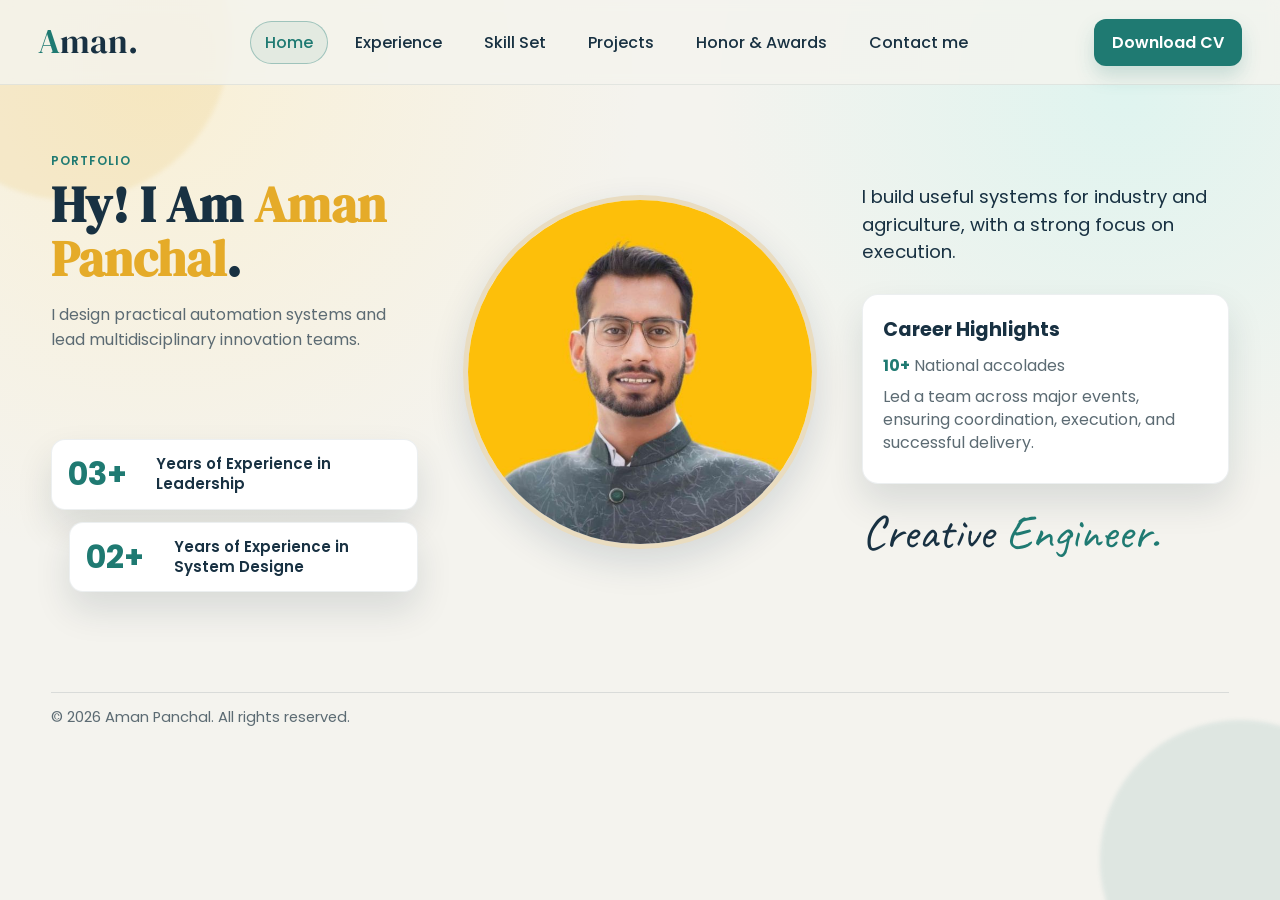
<file: index.html>
<!DOCTYPE html>
<html lang="en">
<head>
  <meta charset="UTF-8" />
  <meta name="viewport" content="width=device-width, initial-scale=1.0" />
  <title>Aman Panchal | Home</title>
  <link rel="preconnect" href="https://fonts.googleapis.com" />
  <link rel="preconnect" href="https://fonts.gstatic.com" crossorigin />
  <link href="https://fonts.googleapis.com/css2?family=Poppins:wght@300;400;500;600;700&family=DM+Serif+Display:ital@0;1&family=Caveat:wght@500;700&display=swap" rel="stylesheet" />
  <link rel="stylesheet" href="styles/main.css" />
</head>
<body data-page="home">
  <div class="bg-orb orb-a"></div>
  <div class="bg-orb orb-b"></div>

  <header class="site-header">
    <nav class="top-nav container">
      <a class="brand" href="index.html"><span>A</span>man.</a>
      <button class="nav-toggle" aria-label="Toggle menu">Menu</button>
      <ul class="nav-links" id="siteNav">
        <li><a data-nav="home" href="index.html">Home</a></li>
        <li><a data-nav="experience" href="experience.html">Experience</a></li>
        <li><a data-nav="skills" href="skills.html">Skill Set</a></li>
        <li><a data-nav="projects" href="projects.html">Projects</a></li>
        <li><a data-nav="awards" href="awards.html">Honor & Awards</a></li>
        <li><a data-nav="contact" href="contact.html">Contact me</a></li>
        <li class="mobile-cv-tab"><a href="Aman kumar Resume _240713_213754.pdf" target="_blank" rel="noopener">Download CV</a></li>
      </ul>
      <div class="actions">
        <a class="btn primary" href="Aman kumar Resume _240713_213754.pdf" target="_blank" rel="noopener">Download CV</a>
      </div>
      
    </nav>
  </header>

  <main class="container home-main">
    <section class="hero">
      <div class="hero-col left">
        <p class="eyebrow">Portfolio</p>
        <h1>Hy! I Am <span data-bind="profile.name">Aman Panchal</span>.</h1>
        <p class="hero-summary" data-bind="profile.tagline">I design practical automation systems and lead multidisciplinary innovation teams.</p>
        <div class="hero-cv-mobile-space" aria-hidden="true"></div>
      </div>

      <div class="hero-col center">
        <div class="portrait-shell">
          <img data-bind-src="profile.image" src="assets/aman-panchal.png" alt="Aman Panchal" />
        </div>
      </div>

      <div class="hero-stats" aria-label="Experience highlights">
        <article class="stat-card">
          <strong data-bind="profile.leadershipYears">03+</strong>
          <span data-bind="profile.leadershipLine">Years of Experience in Leadership</span>
        </article>
        <article class="stat-card">
          <strong data-bind="profile.systemYears">02+</strong>
          <span data-bind="profile.systemLine">Years of Experience in System Designe</span>
        </article>
      </div>

      <div class="hero-col right">
        <p class="hero-note" data-bind="profile.note">I build useful systems for industry and agriculture, with a strong focus on execution.</p>
        <div class="review-card">
          <h3>Career Highlights</h3>
          <p><strong data-bind="profile.accolades">10+</strong> National accolades</p>
          <p>Led a team across major events, ensuring coordination, execution, and successful delivery.</p>
        </div>
        <p class="signature">Creative <span>Engineer.</span></p>
      </div>
    </section>
  </main>

  <footer class="site-footer container">
    <p>© 2026 Aman Panchal. All rights reserved.</p>
  </footer>

  <script src="scripts/data.js"></script>
  <script src="scripts/main.js"></script>
</body>
</html>
</file>
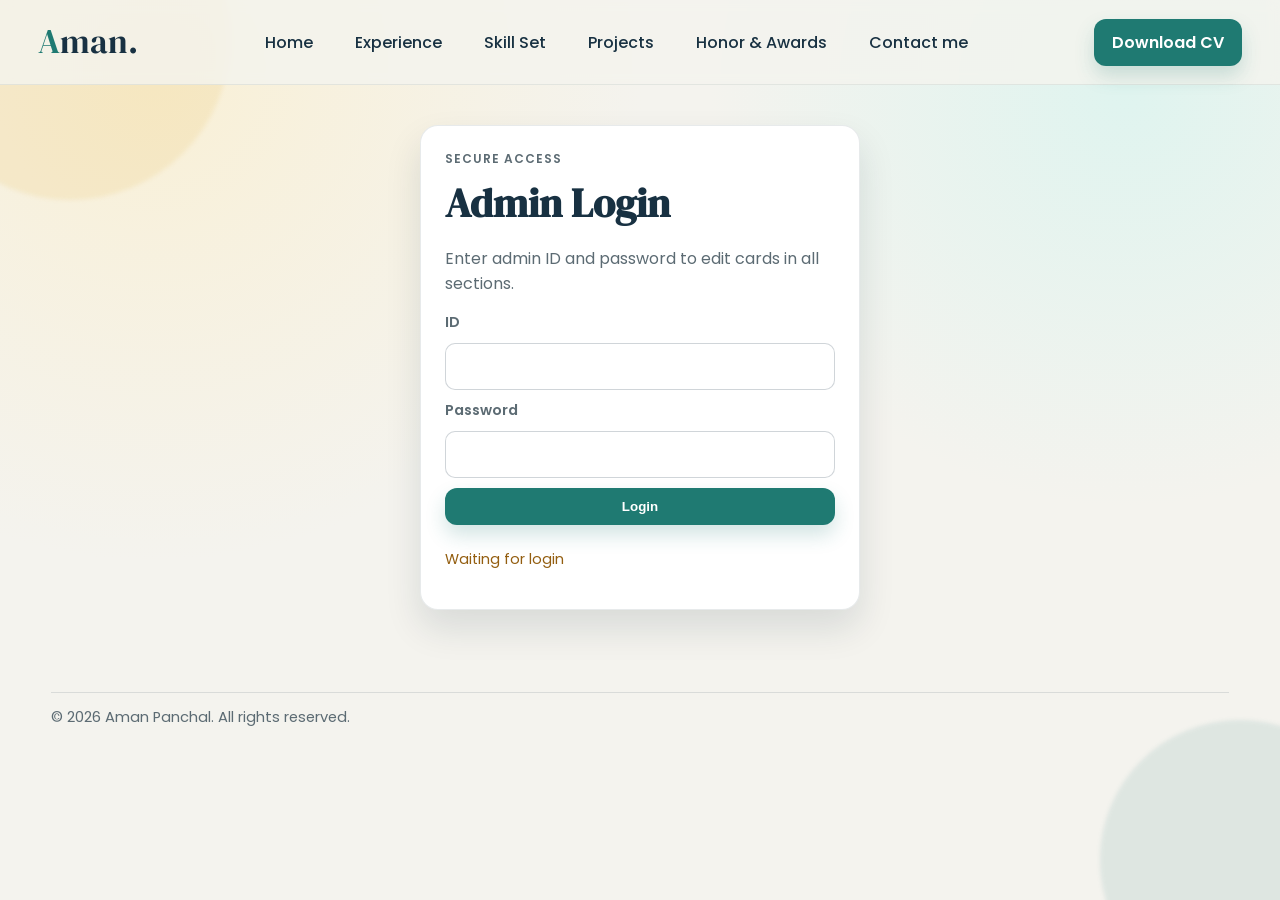
<file: admin.html>
<!DOCTYPE html>
<html lang="en">
<head>
  <meta charset="UTF-8" />
  <meta name="viewport" content="width=device-width, initial-scale=1.0" />
  <title>Aman Panchal | Admin Panel</title>
  <link rel="preconnect" href="https://fonts.googleapis.com" />
  <link rel="preconnect" href="https://fonts.gstatic.com" crossorigin />
  <link href="https://fonts.googleapis.com/css2?family=Poppins:wght@300;400;500;600;700&family=DM+Serif+Display:ital@0;1&display=swap" rel="stylesheet" />
  <link rel="stylesheet" href="styles/main.css" />
</head>
<body data-page="admin">
  <div class="bg-orb orb-a"></div>
  <div class="bg-orb orb-b"></div>

  <header class="site-header">
    <nav class="top-nav container">
      <a class="brand" href="index.html"><span>A</span>man.</a>
      <button class="nav-toggle" aria-label="Toggle menu">Menu</button>
      <ul class="nav-links" id="siteNav">
        <li><a data-nav="home" href="index.html">Home</a></li>
        <li><a data-nav="experience" href="experience.html">Experience</a></li>
        <li><a data-nav="skills" href="skills.html">Skill Set</a></li>
        <li><a data-nav="projects" href="projects.html">Projects</a></li>
        <li><a data-nav="awards" href="awards.html">Honor & Awards</a></li>
        <li><a data-nav="contact" href="contact.html">Contact me</a></li>
        <li class="mobile-cv-tab"><a href="Aman kumar Resume _240713_213754.pdf" target="_blank" rel="noopener">Download CV</a></li>
      </ul>
      <div class="actions">
        <a class="btn primary" href="Aman kumar Resume _240713_213754.pdf" target="_blank" rel="noopener">Download CV</a>
      </div>
      
    </nav>
  </header>

  <main class="container page-main">
    <section class="admin-login-wrap" id="adminLoginWrap">
      <div class="admin-login-card">
        <p class="eyebrow">Secure Access</p>
        <h1>Admin Login</h1>
        <p>Enter admin ID and password to edit cards in all sections.</p>
        <form id="adminLoginForm" class="admin-login-form">
          <label for="adminId">ID</label>
          <input id="adminId" name="adminId" type="text" autocomplete="username" required />

          <label for="adminPassword">Password</label>
          <input id="adminPassword" name="adminPassword" type="password" autocomplete="current-password" required />

          <button class="btn primary" type="submit">Login</button>
          <p class="status" id="loginStatus">Waiting for login</p>
        </form>
      </div>
    </section>

    <section id="adminContent" hidden>
      <section class="sub-hero">
        <p class="eyebrow">Content Manager</p>
        <h1>Admin Panel</h1>
        <p>Edit, add, and remove cards for every page. Duration supports month-year or full date format.</p>
      </section>

      <section class="admin-panel">
        <div class="admin-tabs" id="adminTabs"></div>

        <div class="admin-toolbar">
          <button class="btn primary" id="addCardBtn" type="button">Add Card</button>
          <button class="btn ghost" id="saveBtn" type="button">Save Changes</button>
          <button class="btn ghost" id="resetBtn" type="button">Reset Resume Data</button>
          <button class="btn ghost" id="logoutBtn" type="button">Logout</button>
          <span class="status" id="adminStatus">No unsaved changes</span>
        </div>

        <div class="admin-cards" id="adminCards"></div>
      </section>
    </section>
  </main>

  <footer class="site-footer container">
    <p>© 2026 Aman Panchal. All rights reserved.</p>
  </footer>

  <script src="scripts/data.js"></script>
  <script src="scripts/main.js"></script>
  <script src="scripts/admin.js"></script>
</body>
</html>
</file>
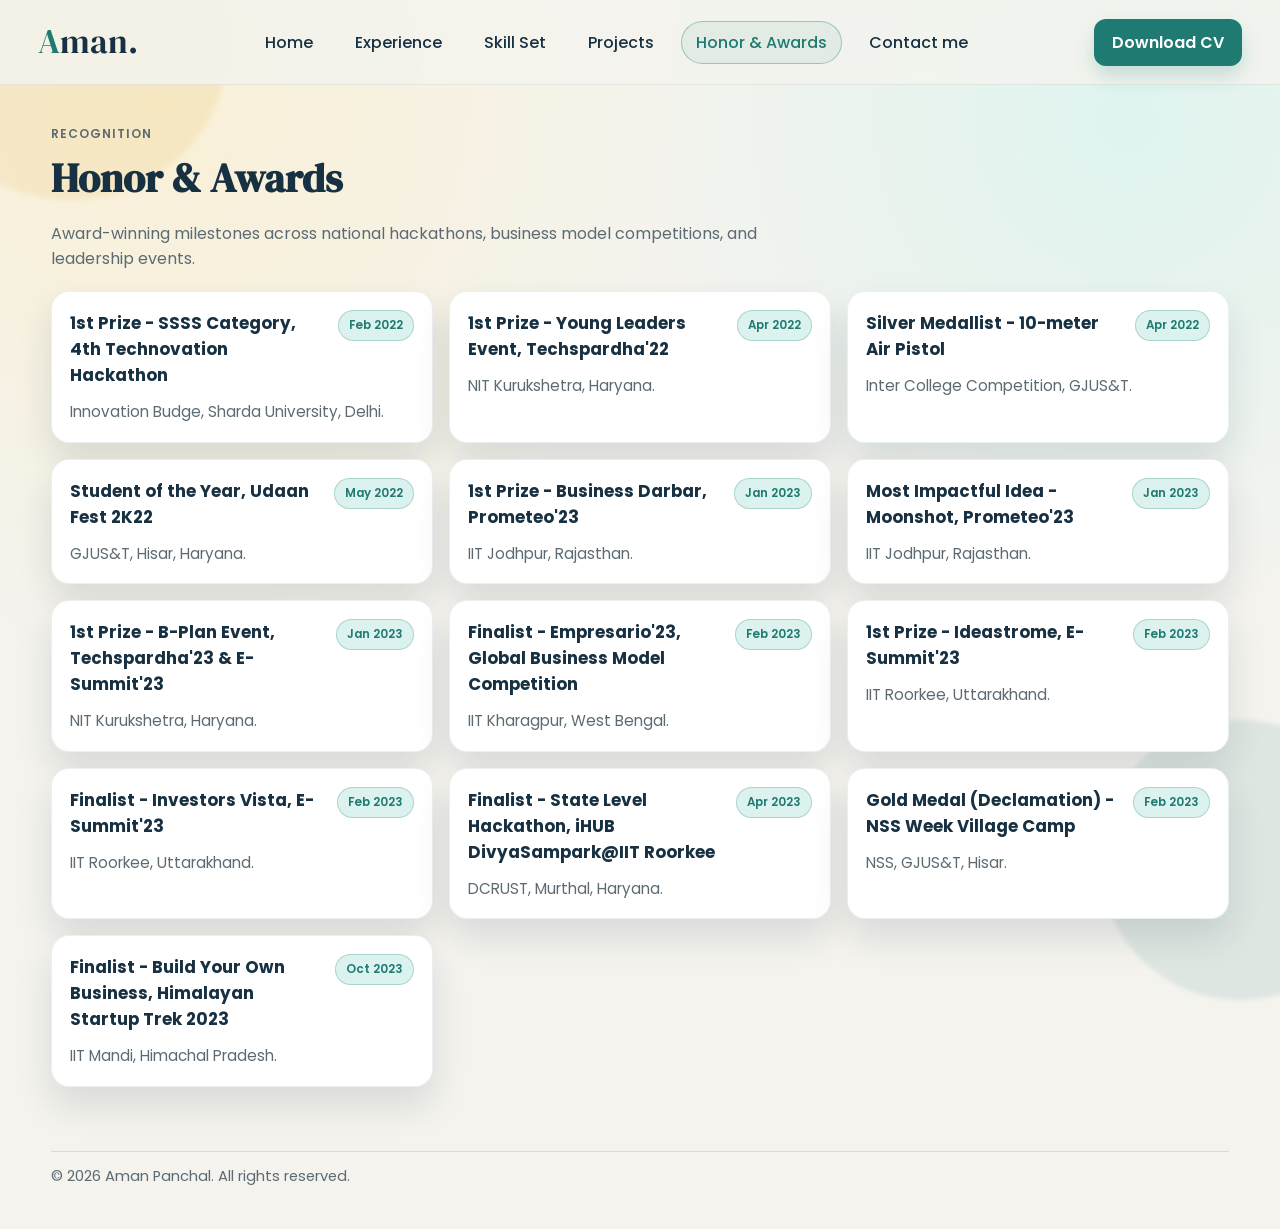
<file: awards.html>
<!DOCTYPE html>
<html lang="en">
<head>
  <meta charset="UTF-8" />
  <meta name="viewport" content="width=device-width, initial-scale=1.0" />
  <title>Aman Panchal | Honor & Awards</title>
  <link rel="preconnect" href="https://fonts.googleapis.com" />
  <link rel="preconnect" href="https://fonts.gstatic.com" crossorigin />
  <link href="https://fonts.googleapis.com/css2?family=Poppins:wght@300;400;500;600;700&family=DM+Serif+Display:ital@0;1&display=swap" rel="stylesheet" />
  <link rel="stylesheet" href="styles/main.css" />
</head>
<body data-page="awards">
  <div class="bg-orb orb-a"></div>
  <div class="bg-orb orb-b"></div>
  <header class="site-header">
        <nav class="top-nav container">
      <a class="brand" href="index.html"><span>A</span>man.</a>
      <button class="nav-toggle" aria-label="Toggle menu">Menu</button>
      <ul class="nav-links" id="siteNav">
        <li><a data-nav="home" href="index.html">Home</a></li>
        <li><a data-nav="experience" href="experience.html">Experience</a></li>
        <li><a data-nav="skills" href="skills.html">Skill Set</a></li>
        <li><a data-nav="projects" href="projects.html">Projects</a></li>
        <li><a data-nav="awards" href="awards.html">Honor & Awards</a></li>
        <li><a data-nav="contact" href="contact.html">Contact me</a></li>
        <li class="mobile-cv-tab"><a href="Aman kumar Resume _240713_213754.pdf" target="_blank" rel="noopener">Download CV</a></li>
      </ul>
      <div class="actions">
        <a class="btn primary" href="Aman kumar Resume _240713_213754.pdf" target="_blank" rel="noopener">Download CV</a>
      </div>
      
    </nav>
  </header>
  <main class="container page-main">
    <section class="sub-hero">
      <p class="eyebrow">Recognition</p>
      <h1>Honor & Awards</h1>
      <p>Award-winning milestones across national hackathons, business model competitions, and leadership events.</p>
    </section>
    <section class="cards-grid" data-section-cards="awards"></section>
  </main>
  <footer class="site-footer container">
    <p>© 2026 Aman Panchal. All rights reserved.</p>
  </footer>
  <script src="scripts/data.js"></script>
  <script src="scripts/main.js"></script>
</body>
</html>
</file>
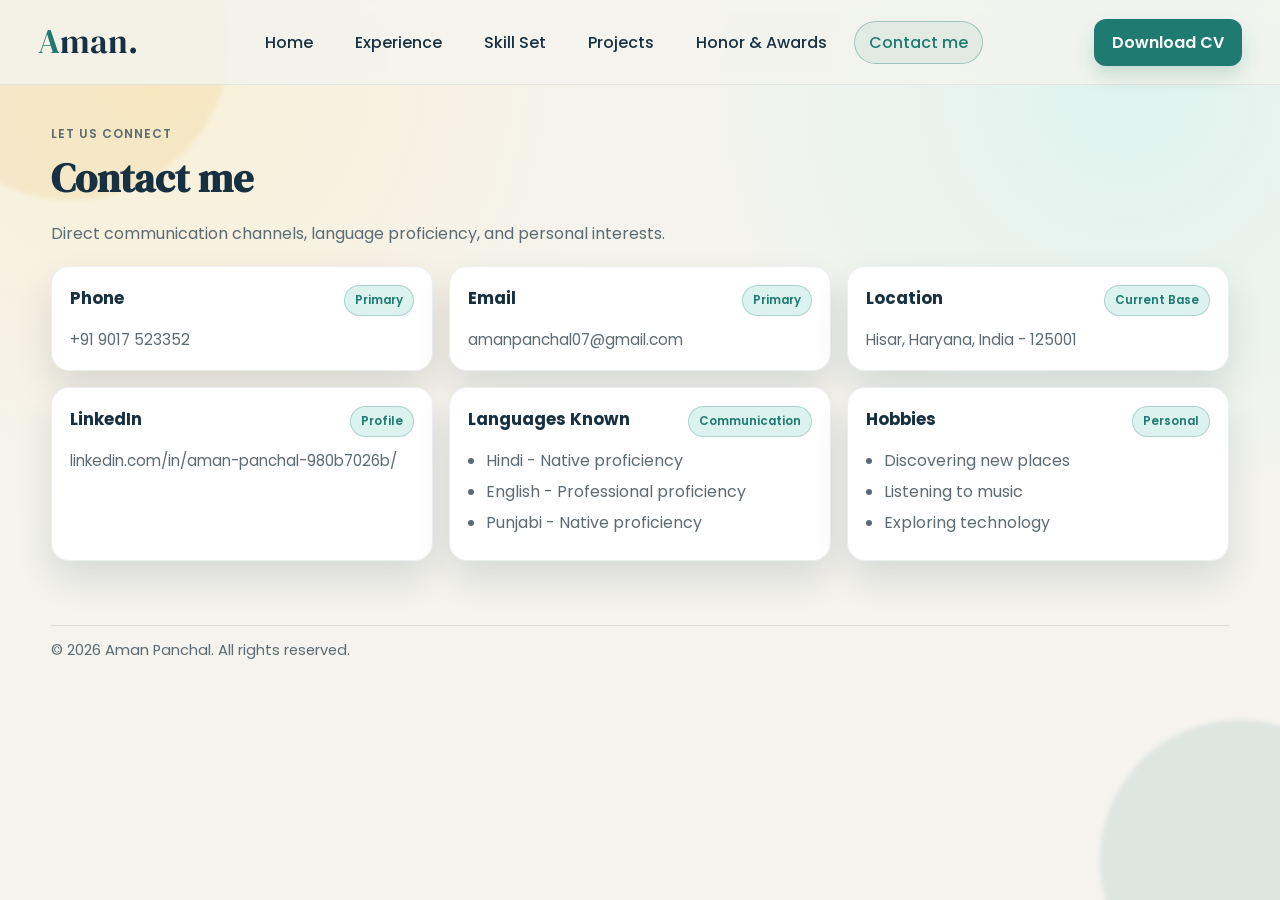
<file: contact.html>
<!DOCTYPE html>
<html lang="en">
<head>
  <meta charset="UTF-8" />
  <meta name="viewport" content="width=device-width, initial-scale=1.0" />
  <title>Aman Panchal | Contact me</title>
  <link rel="preconnect" href="https://fonts.googleapis.com" />
  <link rel="preconnect" href="https://fonts.gstatic.com" crossorigin />
  <link href="https://fonts.googleapis.com/css2?family=Poppins:wght@300;400;500;600;700&family=DM+Serif+Display:ital@0;1&display=swap" rel="stylesheet" />
  <link rel="stylesheet" href="styles/main.css" />
</head>
<body data-page="contact">
  <div class="bg-orb orb-a"></div>
  <div class="bg-orb orb-b"></div>
  <header class="site-header">
        <nav class="top-nav container">
      <a class="brand" href="index.html"><span>A</span>man.</a>
      <button class="nav-toggle" aria-label="Toggle menu">Menu</button>
      <ul class="nav-links" id="siteNav">
        <li><a data-nav="home" href="index.html">Home</a></li>
        <li><a data-nav="experience" href="experience.html">Experience</a></li>
        <li><a data-nav="skills" href="skills.html">Skill Set</a></li>
        <li><a data-nav="projects" href="projects.html">Projects</a></li>
        <li><a data-nav="awards" href="awards.html">Honor & Awards</a></li>
        <li><a data-nav="contact" href="contact.html">Contact me</a></li>
        <li class="mobile-cv-tab"><a href="Aman kumar Resume _240713_213754.pdf" target="_blank" rel="noopener">Download CV</a></li>
      </ul>
      <div class="actions">
        <a class="btn primary" href="Aman kumar Resume _240713_213754.pdf" target="_blank" rel="noopener">Download CV</a>
      </div>
      
    </nav>
  </header>
  <main class="container page-main">
    <section class="sub-hero">
      <p class="eyebrow">Let us Connect</p>
      <h1>Contact me</h1>
      <p>Direct communication channels, language proficiency, and personal interests.</p>
    </section>
    <section class="cards-grid" data-section-cards="contact"></section>
  </main>
  <footer class="site-footer container">
    <p>© 2026 Aman Panchal. All rights reserved.</p>
  </footer>
  <script src="scripts/data.js"></script>
  <script src="scripts/main.js"></script>
</body>
</html>
</file>
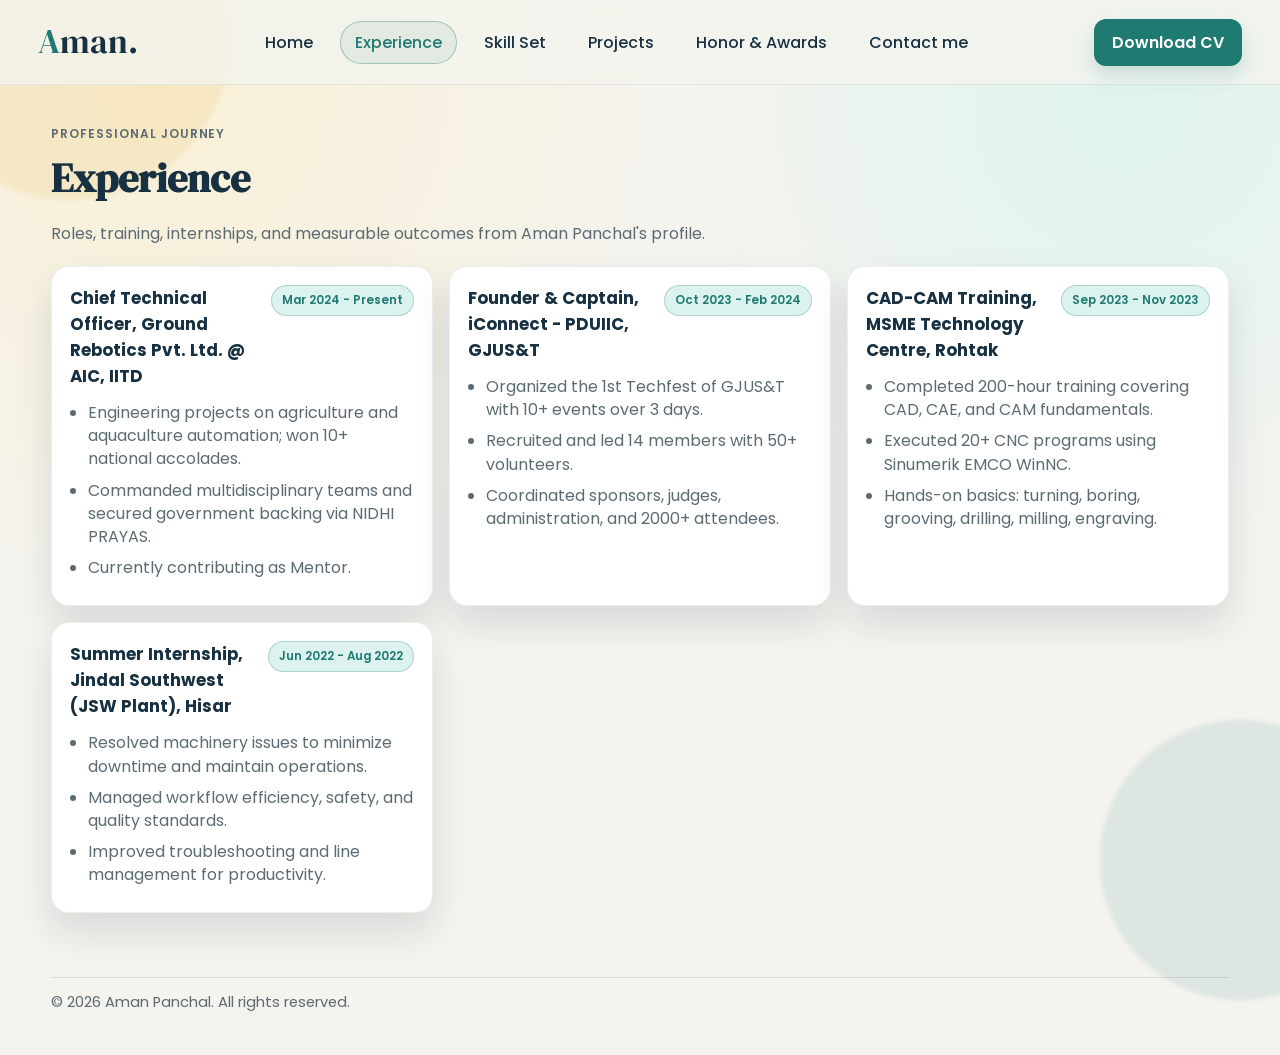
<file: experience.html>
<!DOCTYPE html>
<html lang="en">
<head>
  <meta charset="UTF-8" />
  <meta name="viewport" content="width=device-width, initial-scale=1.0" />
  <title>Aman Panchal | Experience</title>
  <link rel="preconnect" href="https://fonts.googleapis.com" />
  <link rel="preconnect" href="https://fonts.gstatic.com" crossorigin />
  <link href="https://fonts.googleapis.com/css2?family=Poppins:wght@300;400;500;600;700&family=DM+Serif+Display:ital@0;1&display=swap" rel="stylesheet" />
  <link rel="stylesheet" href="styles/main.css" />
</head>
<body data-page="experience">
  <div class="bg-orb orb-a"></div>
  <div class="bg-orb orb-b"></div>
  <header class="site-header">
        <nav class="top-nav container">
      <a class="brand" href="index.html"><span>A</span>man.</a>
      <button class="nav-toggle" aria-label="Toggle menu">Menu</button>
      <ul class="nav-links" id="siteNav">
        <li><a data-nav="home" href="index.html">Home</a></li>
        <li><a data-nav="experience" href="experience.html">Experience</a></li>
        <li><a data-nav="skills" href="skills.html">Skill Set</a></li>
        <li><a data-nav="projects" href="projects.html">Projects</a></li>
        <li><a data-nav="awards" href="awards.html">Honor & Awards</a></li>
        <li><a data-nav="contact" href="contact.html">Contact me</a></li>
        <li class="mobile-cv-tab"><a href="Aman kumar Resume _240713_213754.pdf" target="_blank" rel="noopener">Download CV</a></li>
      </ul>
      <div class="actions">
        <a class="btn primary" href="Aman kumar Resume _240713_213754.pdf" target="_blank" rel="noopener">Download CV</a>
      </div>
      
    </nav>
  </header>
  <main class="container page-main">
    <section class="sub-hero">
      <p class="eyebrow">Professional Journey</p>
      <h1>Experience</h1>
      <p>Roles, training, internships, and measurable outcomes from Aman Panchal's profile.</p>
    </section>
    <section class="cards-grid" data-section-cards="experience"></section>
  </main>
  <footer class="site-footer container">
    <p>© 2026 Aman Panchal. All rights reserved.</p>
  </footer>
  <script src="scripts/data.js"></script>
  <script src="scripts/main.js"></script>
</body>
</html>
</file>
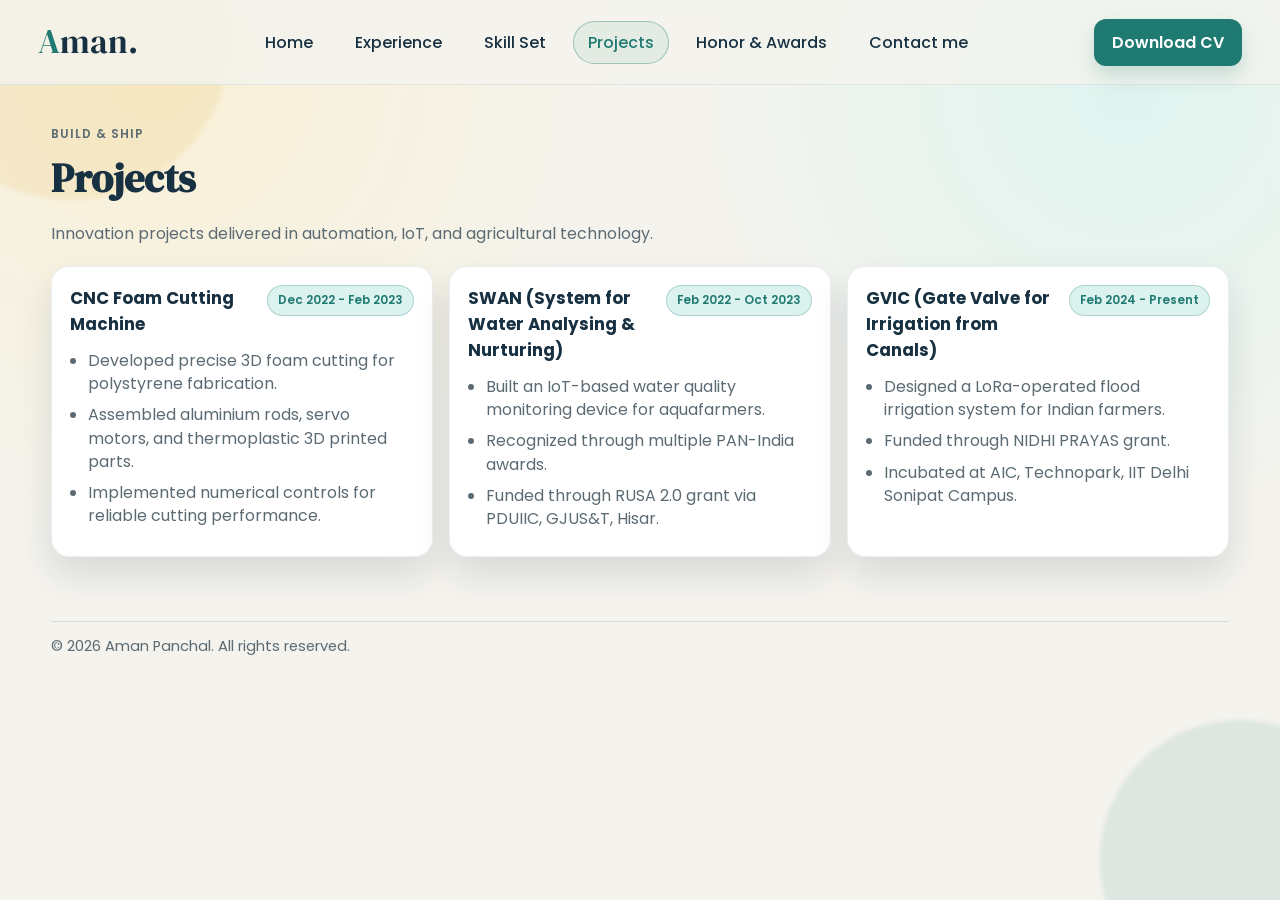
<file: projects.html>
<!DOCTYPE html>
<html lang="en">
<head>
  <meta charset="UTF-8" />
  <meta name="viewport" content="width=device-width, initial-scale=1.0" />
  <title>Aman Panchal | Projects</title>
  <link rel="preconnect" href="https://fonts.googleapis.com" />
  <link rel="preconnect" href="https://fonts.gstatic.com" crossorigin />
  <link href="https://fonts.googleapis.com/css2?family=Poppins:wght@300;400;500;600;700&family=DM+Serif+Display:ital@0;1&display=swap" rel="stylesheet" />
  <link rel="stylesheet" href="styles/main.css" />
</head>
<body data-page="projects">
  <div class="bg-orb orb-a"></div>
  <div class="bg-orb orb-b"></div>
  <header class="site-header">
        <nav class="top-nav container">
      <a class="brand" href="index.html"><span>A</span>man.</a>
      <button class="nav-toggle" aria-label="Toggle menu">Menu</button>
      <ul class="nav-links" id="siteNav">
        <li><a data-nav="home" href="index.html">Home</a></li>
        <li><a data-nav="experience" href="experience.html">Experience</a></li>
        <li><a data-nav="skills" href="skills.html">Skill Set</a></li>
        <li><a data-nav="projects" href="projects.html">Projects</a></li>
        <li><a data-nav="awards" href="awards.html">Honor & Awards</a></li>
        <li><a data-nav="contact" href="contact.html">Contact me</a></li>
        <li class="mobile-cv-tab"><a href="Aman kumar Resume _240713_213754.pdf" target="_blank" rel="noopener">Download CV</a></li>
      </ul>
      <div class="actions">
        <a class="btn primary" href="Aman kumar Resume _240713_213754.pdf" target="_blank" rel="noopener">Download CV</a>
      </div>
      
    </nav>
  </header>
  <main class="container page-main">
    <section class="sub-hero">
      <p class="eyebrow">Build & Ship</p>
      <h1>Projects</h1>
      <p>Innovation projects delivered in automation, IoT, and agricultural technology.</p>
    </section>
    <section class="cards-grid" data-section-cards="projects"></section>
  </main>
  <footer class="site-footer container">
    <p>© 2026 Aman Panchal. All rights reserved.</p>
  </footer>
  <script src="scripts/data.js"></script>
  <script src="scripts/main.js"></script>
</body>
</html>
</file>
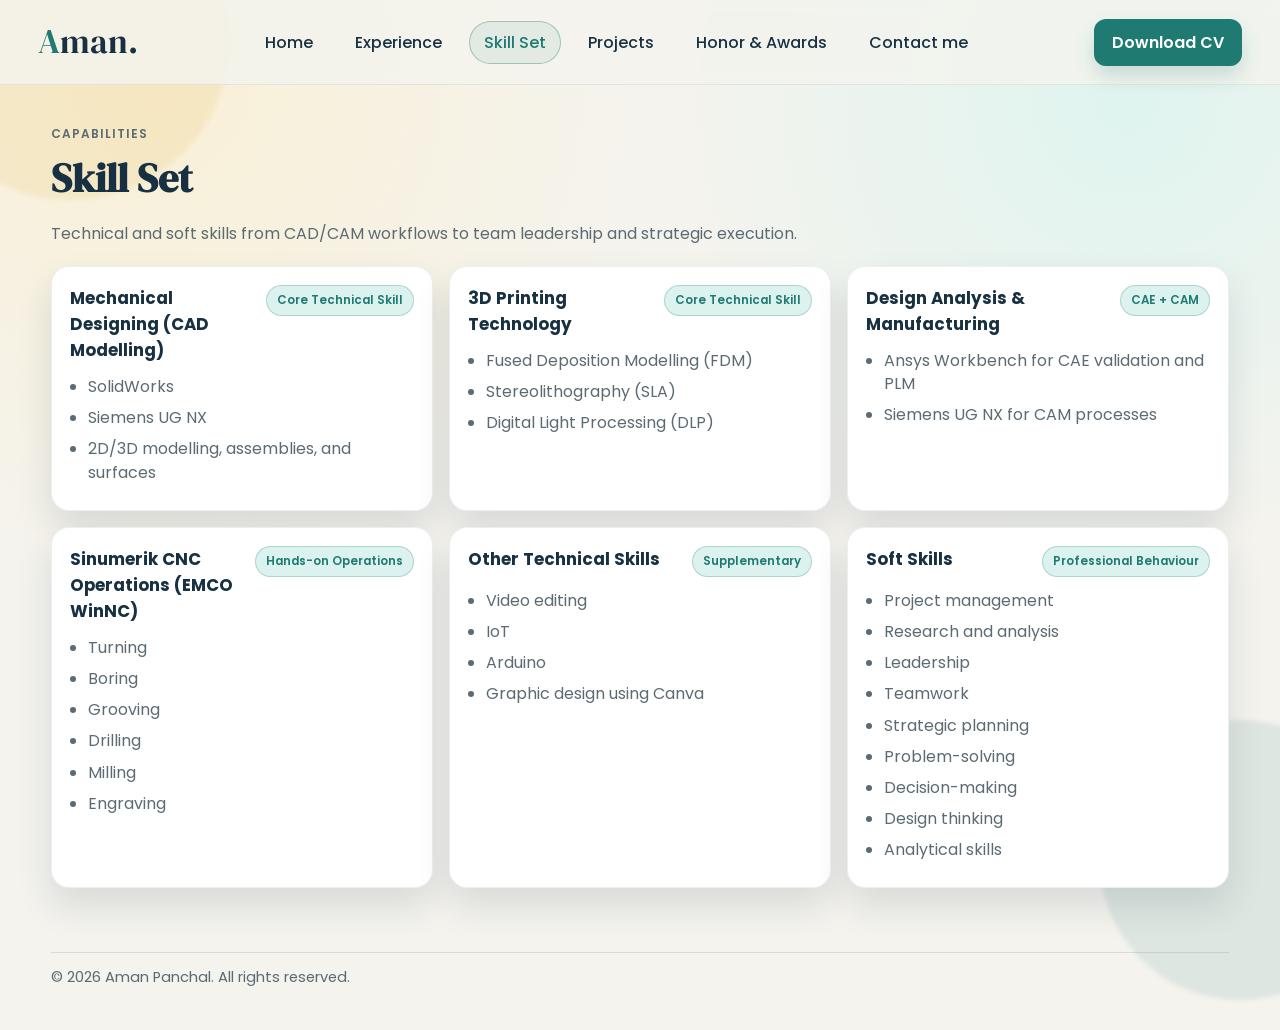
<file: skills.html>
<!DOCTYPE html>
<html lang="en">
<head>
  <meta charset="UTF-8" />
  <meta name="viewport" content="width=device-width, initial-scale=1.0" />
  <title>Aman Panchal | Skill Set</title>
  <link rel="preconnect" href="https://fonts.googleapis.com" />
  <link rel="preconnect" href="https://fonts.gstatic.com" crossorigin />
  <link href="https://fonts.googleapis.com/css2?family=Poppins:wght@300;400;500;600;700&family=DM+Serif+Display:ital@0;1&display=swap" rel="stylesheet" />
  <link rel="stylesheet" href="styles/main.css" />
</head>
<body data-page="skills">
  <div class="bg-orb orb-a"></div>
  <div class="bg-orb orb-b"></div>
  <header class="site-header">
        <nav class="top-nav container">
      <a class="brand" href="index.html"><span>A</span>man.</a>
      <button class="nav-toggle" aria-label="Toggle menu">Menu</button>
      <ul class="nav-links" id="siteNav">
        <li><a data-nav="home" href="index.html">Home</a></li>
        <li><a data-nav="experience" href="experience.html">Experience</a></li>
        <li><a data-nav="skills" href="skills.html">Skill Set</a></li>
        <li><a data-nav="projects" href="projects.html">Projects</a></li>
        <li><a data-nav="awards" href="awards.html">Honor & Awards</a></li>
        <li><a data-nav="contact" href="contact.html">Contact me</a></li>
        <li class="mobile-cv-tab"><a href="Aman kumar Resume _240713_213754.pdf" target="_blank" rel="noopener">Download CV</a></li>
      </ul>
      <div class="actions">
        <a class="btn primary" href="Aman kumar Resume _240713_213754.pdf" target="_blank" rel="noopener">Download CV</a>
      </div>
      
    </nav>
  </header>
  <main class="container page-main">
    <section class="sub-hero">
      <p class="eyebrow">Capabilities</p>
      <h1>Skill Set</h1>
      <p>Technical and soft skills from CAD/CAM workflows to team leadership and strategic execution.</p>
    </section>
    <section class="cards-grid" data-section-cards="skills"></section>
  </main>
  <footer class="site-footer container">
    <p>© 2026 Aman Panchal. All rights reserved.</p>
  </footer>
  <script src="scripts/data.js"></script>
  <script src="scripts/main.js"></script>
</body>
</html>
</file>
<file: styles/main.css>
:root {
  --bg: #f4f3ee;
  --surface: #ffffff;
  --text: #183142;
  --muted: #5c6b73;
  --primary: #1f7a72;
  --primary-soft: #dcf2ef;
  --accent: #e5ab29;
  --ring: #e9dcc0;
  --danger: #d95050;
  --shadow: 0 18px 36px rgba(18, 41, 58, 0.12);
  --radius: 18px;
}

* {
  box-sizing: border-box;
}

body {
  margin: 0;
  min-height: 100vh;
  font-family: "Poppins", sans-serif;
  color: var(--text);
  background: radial-gradient(circle at 12% 8%, #f9f0d6 0, transparent 35%),
    radial-gradient(circle at 88% 10%, #dff4ef 0, transparent 30%),
    var(--bg);
  position: relative;
}

.bg-orb {
  position: fixed;
  z-index: -1;
  border-radius: 50%;
  filter: blur(2px);
}

.orb-a {
  width: 320px;
  height: 320px;
  background: rgba(229, 171, 41, 0.12);
  top: -120px;
  left: -90px;
}

.orb-b {
  width: 280px;
  height: 280px;
  background: rgba(31, 122, 114, 0.1);
  bottom: -100px;
  right: -100px;
}

.container {
  width: min(1180px, 92vw);
  margin: 0 auto;
}

.site-header {
  position: sticky;
  top: 0;
  z-index: 50;
  backdrop-filter: blur(6px);
  background: rgba(244, 243, 238, 0.84);
  border-bottom: 1px solid rgba(24, 49, 66, 0.08);
}

.site-header .container {
  width: min(1400px, 94vw);
}

.top-nav {
  min-height: 84px;
  display: flex;
  align-items: center;
  gap: 18px;
}

.brand {
  text-decoration: none;
  font-size: 2.1rem;
  color: var(--text);
  font-family: "DM Serif Display", serif;
  line-height: 1;
  flex-shrink: 0;
}

.brand span {
  color: var(--primary);
}

.nav-links {
  margin: 0;
  padding: 0;
  list-style: none;
  display: flex;
  align-items: center;
  justify-content: center;
  flex: 1;
  gap: 12px;
}

.nav-links a {
  text-decoration: none;
  color: var(--text);
  font-weight: 500;
  padding: 8px 14px;
  border-radius: 999px;
  border: 1px solid transparent;
  transition: 0.2s ease;
  display: block;
}

.mobile-cv-tab {
  display: none;
}

.nav-links a.active,
.nav-links a:hover {
  border-color: rgba(31, 122, 114, 0.35);
  color: var(--primary);
  background: rgba(31, 122, 114, 0.08);
}

.actions {
  display: flex;
  align-items: center;
  gap: 10px;
  margin-left: auto;
  flex-shrink: 0;
}

.btn {
  border: none;
  border-radius: 12px;
  text-decoration: none;
  font-weight: 600;
  padding: 11px 18px;
  cursor: pointer;
  display: inline-flex;
  align-items: center;
  justify-content: center;
  transition: transform 0.2s ease, box-shadow 0.2s ease;
}

.btn:hover {
  transform: translateY(-1px);
}

.btn.primary {
  background: var(--primary);
  color: #fff;
  box-shadow: 0 10px 20px rgba(31, 122, 114, 0.2);
}

.btn.ghost {
  background: transparent;
  color: var(--primary);
  border: 1px solid rgba(31, 122, 114, 0.35);
}

.nav-toggle {
  display: none;
  border: 1px solid rgba(31, 122, 114, 0.28);
  border-radius: 10px;
  padding: 8px 12px;
  background: #fff;
  color: var(--primary);
  font-weight: 600;
}

.home-main {
  padding: 42px 0 64px;
}

.hero-cv-mobile-space {
  display: none;
}

.hero {
  display: grid;
  grid-template-columns: minmax(280px, 1fr) minmax(320px, 1.05fr) minmax(280px, 1fr);
  grid-template-areas:
    "left center right"
    "stats center right";
  align-items: center;
  gap: 30px;
  margin-top: 8px;
  margin-bottom: 18px;
  animation: rise 0.65s ease;
}

.hero-col.left {
  grid-area: left;
}

.hero-col.center {
  grid-area: center;
}

.hero-col.right {
  grid-area: right;
  padding-top: 34px;
  display: flex;
  flex-direction: column;
  align-items: flex-start;
}

.hero-stats {
  grid-area: stats;
  display: grid;
  gap: 12px;
  margin-top: 6px;
  max-width: 420px;
}

.eyebrow {
  margin: 0 0 8px;
  color: var(--primary);
  font-weight: 600;
  letter-spacing: 0.08em;
  text-transform: uppercase;
  font-size: 0.75rem;
}

.hero h1 {
  margin: 0;
  font-size: clamp(2rem, 3.9vw, 3.5rem);
  line-height: 1.08;
  font-family: "DM Serif Display", serif;
}

.hero h1 span {
  color: var(--accent);
}

.hero-summary {
  color: var(--muted);
  margin-top: 16px;
  max-width: 420px;
}

.stat-card {
  display: flex;
  align-items: center;
  gap: 14px;
  background: #fff;
  padding: 14px 16px;
  border-radius: 14px;
  box-shadow: var(--shadow);
  border: 1px solid rgba(24, 49, 66, 0.08);
}

.hero-stats .stat-card:nth-child(2) {
  margin-left: 18px;
}

.stat-card strong {
  color: var(--primary);
  font-size: 2rem;
  line-height: 1;
  min-width: 74px;
}

.stat-card span {
  color: var(--text);
  font-size: 0.94rem;
  font-weight: 600;
  line-height: 1.35;
}

.portrait-shell {
  width: min(480px, 92%);
  margin: 0 auto;
  aspect-ratio: 1;
  border-radius: 50%;
  border: 5px solid var(--ring);
  background: #fbfaf7;
  display: grid;
  place-items: end center;
  overflow: hidden;
  box-shadow: 0 14px 36px rgba(21, 52, 75, 0.14);
}

.portrait-shell img {
  width: 100%;
  height: 100%;
  object-fit: cover;
}

.hero-note {
  color: var(--text);
  font-size: 1.15rem;
  line-height: 1.5;
  margin: 14px 0 8px;
}

.review-card {
  background: var(--surface);
  border-radius: 16px;
  padding: 20px;
  box-shadow: var(--shadow);
  border: 1px solid rgba(24, 49, 66, 0.08);
  max-width: 420px;
  margin-top: 20px;
}

.review-card h3 {
  margin: 0 0 10px;
  font-size: 1.2rem;
}

.review-card p {
  margin: 8px 0;
  color: var(--muted);
  line-height: 1.45;
}

.review-card p strong {
  white-space: nowrap;
}

.review-card strong {
  color: var(--primary);
}

.signature {
  margin-top: 18px;
  font-family: "Caveat", cursive;
  font-size: 3rem;
  color: var(--text);
}

.signature span {
  color: var(--primary);
}

.section-head {
  margin-bottom: 16px;
}

.section-head h2,
.sub-hero h1,
.admin-login-card h1 {
  margin: 0;
  font-size: clamp(1.7rem, 3.2vw, 2.5rem);
  font-family: "DM Serif Display", serif;
}

.section-head p,
.sub-hero p,
.admin-login-card p {
  color: var(--muted);
}

.page-main {
  padding: 40px 0 64px;
}

.sub-hero {
  margin-bottom: 20px;
  max-width: 760px;
  animation: rise 0.45s ease;
}

.cards-grid {
  display: grid;
  grid-template-columns: repeat(3, minmax(0, 1fr));
  gap: 16px;
}

.card {
  background: var(--surface);
  border-radius: var(--radius);
  padding: 18px;
  border: 1px solid rgba(24, 49, 66, 0.08);
  box-shadow: var(--shadow);
  display: flex;
  flex-direction: column;
  gap: 12px;
  animation: rise 0.45s ease;
}

.card-top {
  display: flex;
  align-items: flex-start;
  justify-content: space-between;
  gap: 8px;
}

.card h3 {
  margin: 0;
  font-size: 1.05rem;
}

.pill {
  flex-shrink: 0;
  background: var(--primary-soft);
  color: var(--primary);
  border: 1px solid rgba(31, 122, 114, 0.25);
  border-radius: 999px;
  padding: 6px 10px;
  font-size: 0.74rem;
  font-weight: 600;
}

.card p {
  margin: 0;
  color: var(--muted);
  line-height: 1.55;
  font-size: 0.95rem;
}

.card ul {
  margin: 0;
  padding-left: 18px;
  color: var(--muted);
}

.card li {
  margin-bottom: 8px;
  line-height: 1.45;
}

.site-footer {
  padding: 0 0 28px;
}

.site-footer p {
  margin: 0;
  padding: 14px 0;
  border-top: 1px solid rgba(24, 49, 66, 0.12);
  color: var(--muted);
  font-size: 0.92rem;
}

.admin-login-wrap {
  display: grid;
  place-items: center;
  margin-bottom: 18px;
}

.admin-login-card {
  width: min(440px, 100%);
  background: #fff;
  border: 1px solid rgba(24, 49, 66, 0.1);
  border-radius: var(--radius);
  box-shadow: var(--shadow);
  padding: 24px;
}

.admin-login-form {
  display: grid;
  gap: 10px;
  margin-top: 14px;
}

.admin-login-form label {
  font-size: 0.9rem;
  color: var(--muted);
  font-weight: 600;
}

.admin-panel {
  background: rgba(255, 255, 255, 0.65);
  border: 1px solid rgba(24, 49, 66, 0.08);
  border-radius: var(--radius);
  padding: 18px;
}

.admin-tabs {
  display: flex;
  flex-wrap: wrap;
  gap: 10px;
  margin-bottom: 16px;
}

.admin-tab {
  background: #fff;
  border: 1px solid rgba(24, 49, 66, 0.15);
  color: var(--text);
  border-radius: 999px;
  padding: 9px 14px;
  font-weight: 600;
  cursor: pointer;
}

.admin-tab.active {
  background: var(--primary-soft);
  border-color: rgba(31, 122, 114, 0.38);
  color: var(--primary);
}

.admin-toolbar {
  display: flex;
  align-items: center;
  flex-wrap: wrap;
  gap: 10px;
  margin-bottom: 14px;
}

.status {
  font-size: 0.9rem;
  color: var(--muted);
}

.status.warn {
  color: #935e10;
}

.status.ok {
  color: #1f7a72;
}

.status.error {
  color: var(--danger);
}

.admin-cards {
  display: grid;
  gap: 12px;
}

.editor-card {
  background: #fff;
  border: 1px solid rgba(24, 49, 66, 0.13);
  border-radius: 14px;
  padding: 14px;
}

.editor-head {
  display: flex;
  justify-content: space-between;
  gap: 8px;
  margin-bottom: 10px;
}

.editor-grid {
  display: grid;
  gap: 10px;
}

.editor-grid label {
  font-size: 0.88rem;
  color: var(--muted);
  display: grid;
  gap: 6px;
}

input,
textarea {
  width: 100%;
  border: 1px solid rgba(24, 49, 66, 0.2);
  border-radius: 10px;
  padding: 10px 12px;
  font: inherit;
  color: var(--text);
  background: #fff;
}

textarea {
  min-height: 110px;
  resize: vertical;
}

.remove-btn {
  background: #fff0f0;
  color: var(--danger);
  border: 1px solid rgba(217, 80, 80, 0.35);
  border-radius: 8px;
  padding: 8px 10px;
  font-weight: 600;
  cursor: pointer;
}

@keyframes rise {
  from {
    opacity: 0;
    transform: translateY(14px);
  }
  to {
    opacity: 1;
    transform: translateY(0);
  }
}

@media (max-width: 1180px) {
  .nav-links {
    gap: 8px;
  }

  .nav-links a {
    padding: 8px 9px;
  }
}

@media (max-width: 1080px) {
  .hero {
    grid-template-columns: 1fr;
    grid-template-areas:
      "left"
      "center"
      "stats"
      "right";
    text-align: center;
    gap: 24px;
  }

  .hero-summary,
  .hero-note {
    margin-left: auto;
    margin-right: auto;
  }

  .hero-col.right {
    padding-top: 0;
    align-items: center;
  }

  .hero-stats {
    margin: 0 auto;
    width: min(520px, 100%);
  }

  .hero-stats .stat-card:nth-child(2) {
    margin-left: 0;
  }

  .review-card {
    margin-top: 14px;
    margin-left: auto;
    margin-right: auto;
  }

  .signature {
    margin-top: 16px;
  }

  .cards-grid {
    grid-template-columns: repeat(2, minmax(0, 1fr));
  }
}

@media (max-width: 920px) {
  .nav-toggle {
    display: inline-flex;
    margin-left: auto;
  }

  .top-nav {
    display: grid;
    grid-template-columns: 1fr auto;
    column-gap: 10px;
    row-gap: 12px;
    padding: 12px 0;
  }

  .actions {
    display: none;
  }

  .nav-links {
    display: none;
    grid-column: 1 / -1;
    width: 100%;
    flex-direction: column;
    align-items: stretch;
    gap: 6px;
    padding: 12px;
    border-radius: 14px;
    background: rgba(255, 255, 255, 0.92);
    border: 1px solid rgba(24, 49, 66, 0.12);
    box-shadow: var(--shadow);
  }

  .nav-links.open {
    display: flex;
  }

  .nav-links li,
  .nav-links a {
    width: 100%;
  }

  .nav-links a {
    text-align: center;
    padding: 10px 12px;
  }

  .mobile-cv-tab {
    display: list-item;
  }
}

@media (max-width: 700px) {
  .container {
    width: min(1180px, 94vw);
  }

  .home-main {
    padding: 24px 0 28px;
  }

  .cards-grid {
    grid-template-columns: 1fr;
  }

  .btn {
    padding: 10px 14px;
  }

  .hero {
    gap: 16px;
    margin-bottom: 12px;
  }

  .hero-col.center {
    margin-top: -24px;
  }

  .portrait-shell {
    width: min(280px, 76vw);
    border: 4px solid #ffffff;
  }

  .hero-cv-mobile-space {
    display: block;
    height: 44px;
    margin-top: 14px;
  }

  .stat-card {
    padding: 13px 14px;
  }

  .stat-card strong {
    font-size: 1.9rem;
    min-width: 64px;
  }

  .hero-stats {
    width: min(440px, 100%);
    margin-top: -4px;
  }

  .signature {
    margin-top: 10px;
    margin-bottom: 6px;
    font-size: 2.6rem;
    text-align: center;
    width: 100%;
  }

  .site-footer {
    padding: 0 0 16px;
  }

  .site-footer p {
    padding: 10px 0;
  }
}
</file>
